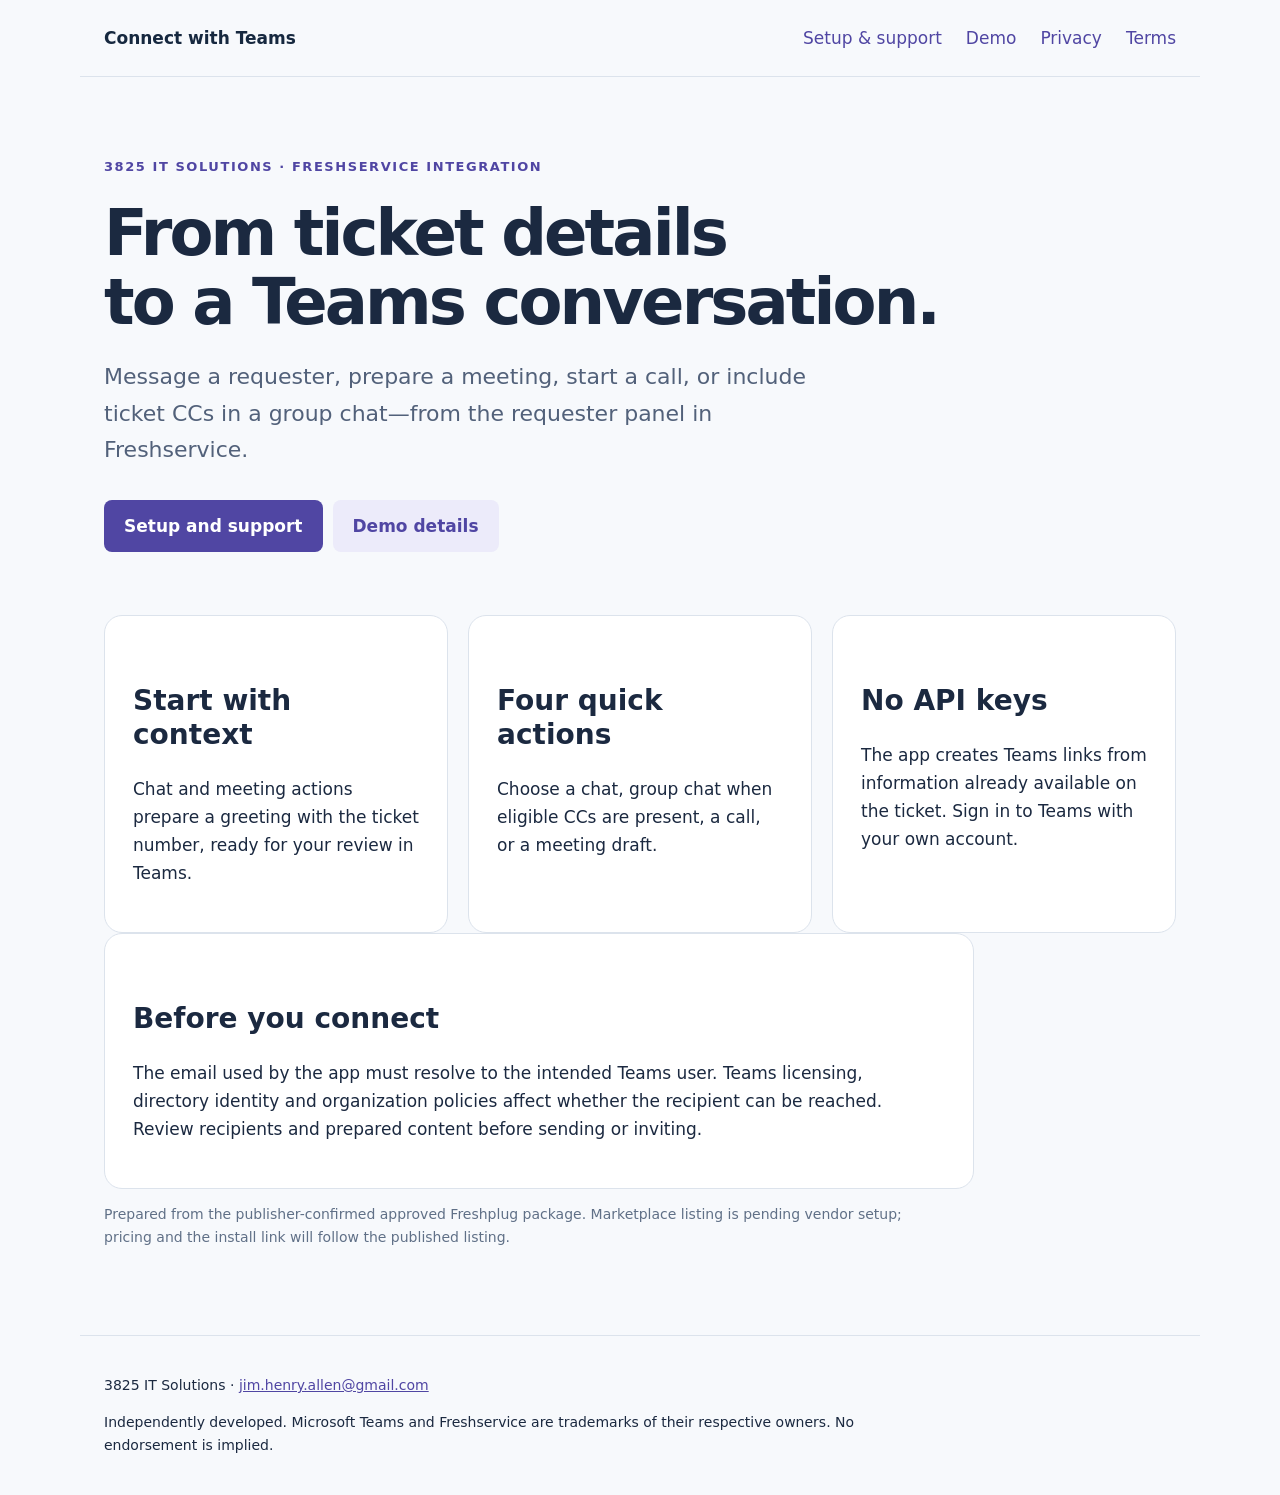
<file: index.html>
<!doctype html><html lang="en"><meta charset="utf-8"><meta name="viewport" content="width=device-width,initial-scale=1"><title>Support conversations, one click away | Connect with Teams</title><link rel="stylesheet" href="style.css"><header><a class="brand" href="index.html">Connect with Teams</a><nav aria-label="Main navigation"><a href="support.html">Setup &amp; support</a><a href="demo.html">Demo</a><a href="privacy.html">Privacy</a><a href="terms.html">Terms</a></nav></header><main><section class="hero"><span class="eyebrow">3825 IT Solutions · Freshservice integration</span><h1>From ticket details<br>to a Teams conversation.</h1><p class="lead">Message a requester, prepare a meeting, start a call, or include ticket CCs in a group chat—from the requester panel in Freshservice.</p><p><a class="button" href="support.html">Setup and support</a><a class="button secondary" href="demo.html">Demo details</a></p></section><div class="cards"><section class="card"><h2>Start with context</h2><p>Chat and meeting actions prepare a greeting with the ticket number, ready for your review in Teams.</p></section><section class="card"><h2>Four quick actions</h2><p>Choose a chat, group chat when eligible CCs are present, a call, or a meeting draft.</p></section><section class="card"><h2>No API keys</h2><p>The app creates Teams links from information already available on the ticket. Sign in to Teams with your own account.</p></section></div><section class="paper"><h2>Before you connect</h2><p>The email used by the app must resolve to the intended Teams user. Teams licensing, directory identity and organization policies affect whether the recipient can be reached. Review recipients and prepared content before sending or inviting.</p></section><p class="small">Prepared from the publisher-confirmed approved Freshplug package. Marketplace listing is pending vendor setup; pricing and the install link will follow the published listing.</p></main><footer><p>3825 IT Solutions · <a href="mailto:jim.henry.allen@gmail.com">jim.henry.allen@gmail.com</a></p><p>Independently developed. Microsoft Teams and Freshservice are trademarks of their respective owners. No endorsement is implied.</p></footer></html>
</file>
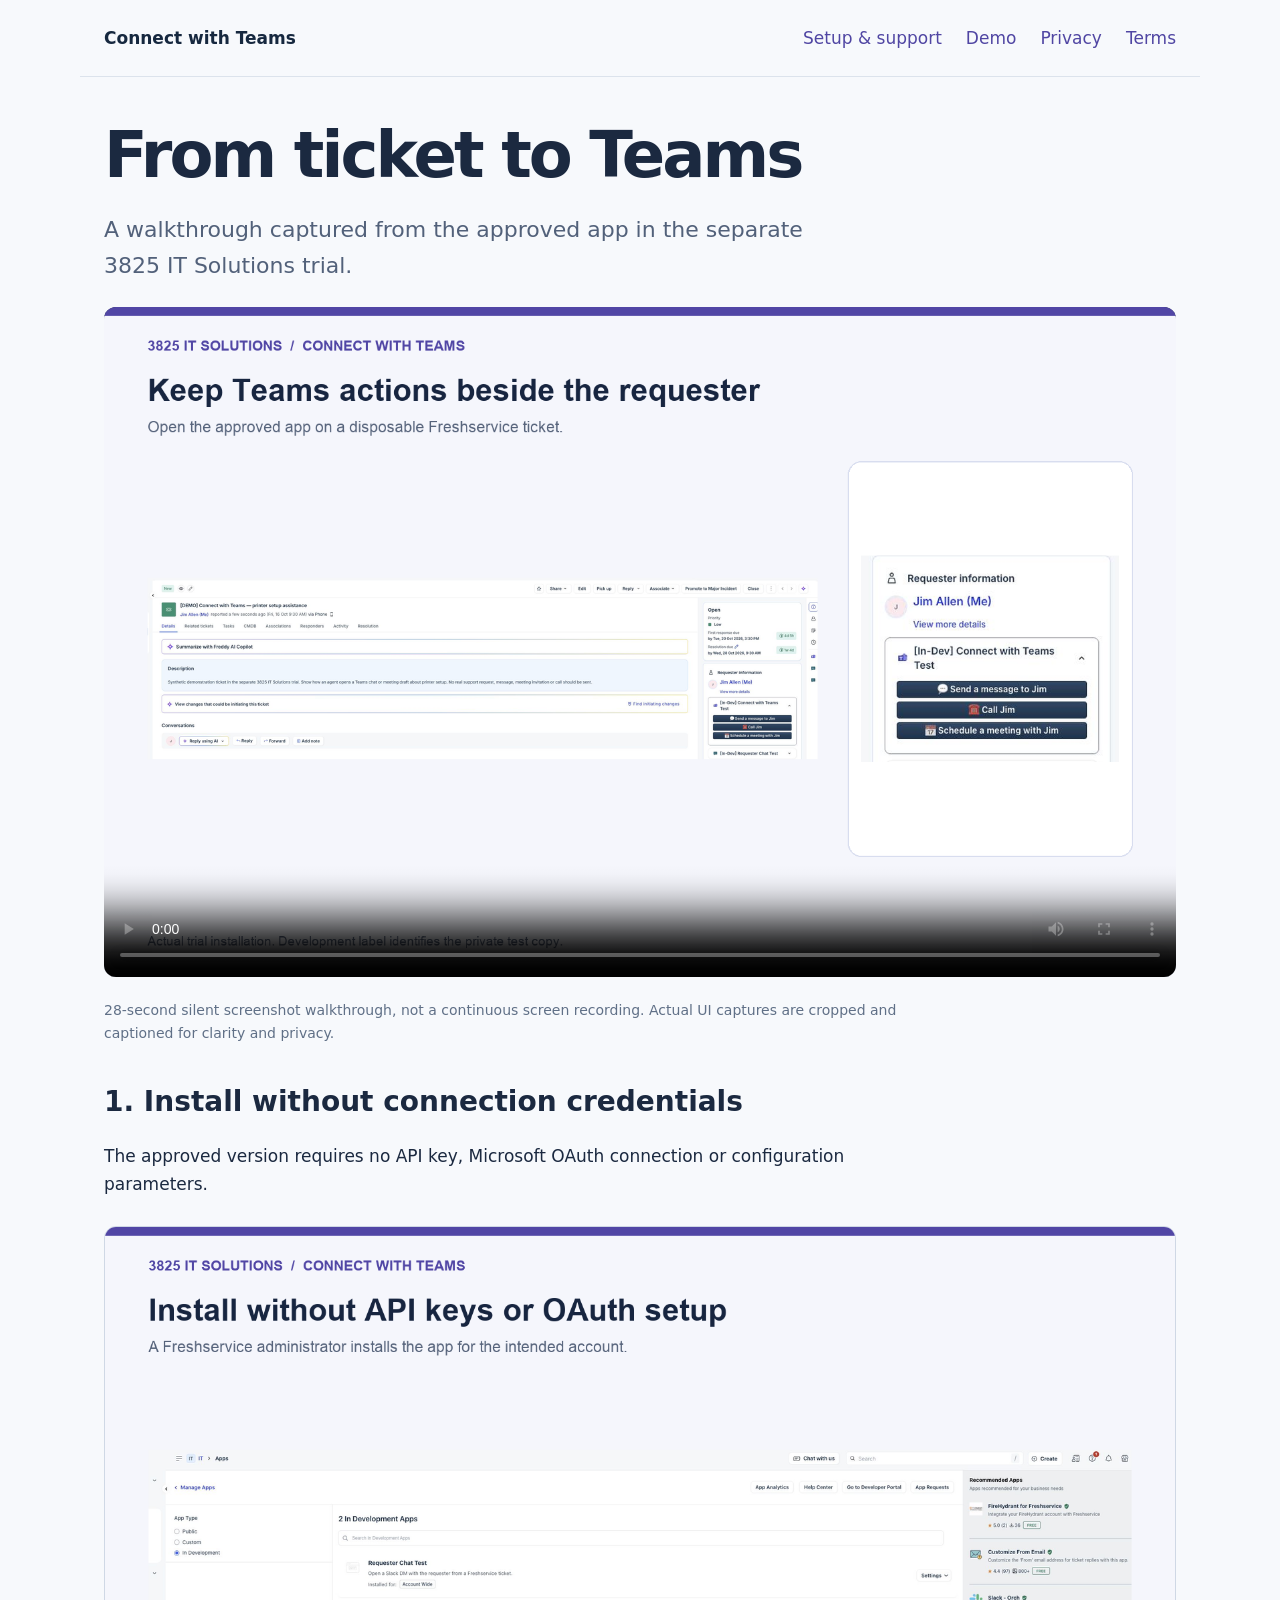
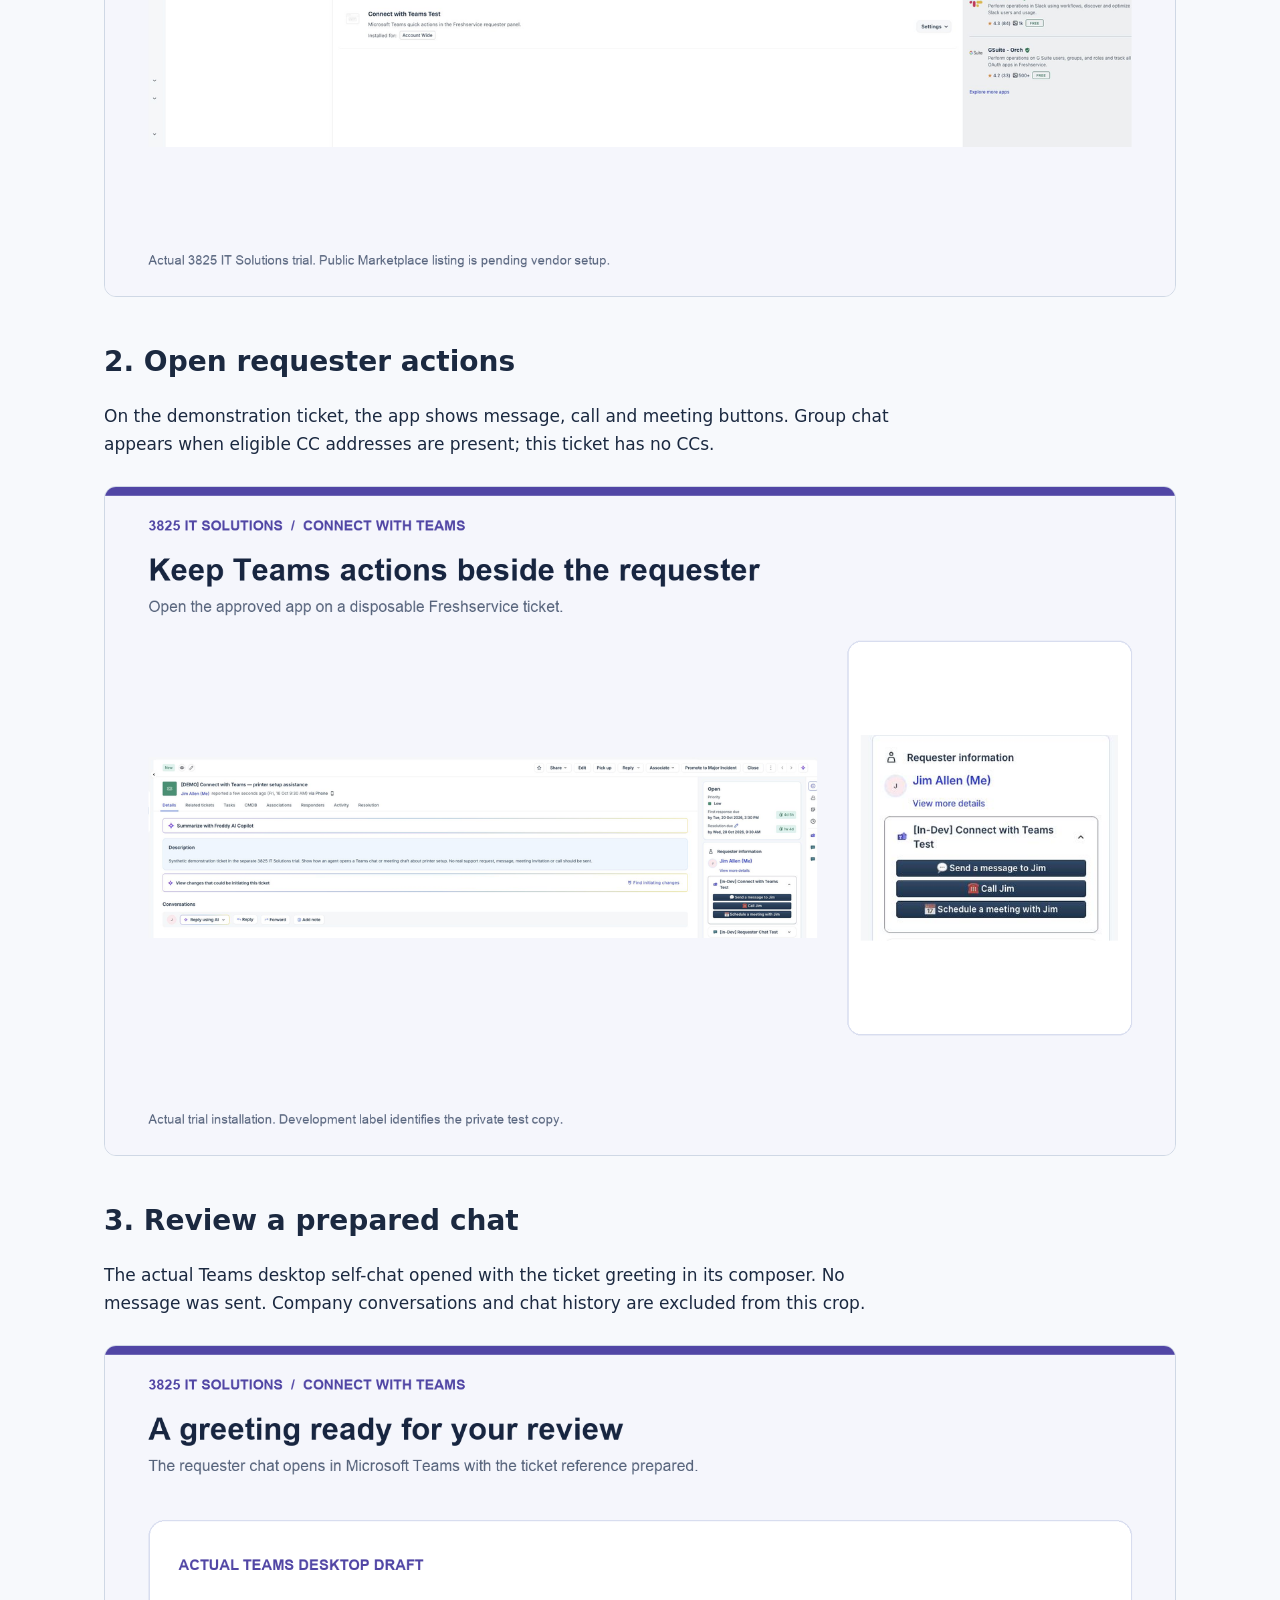
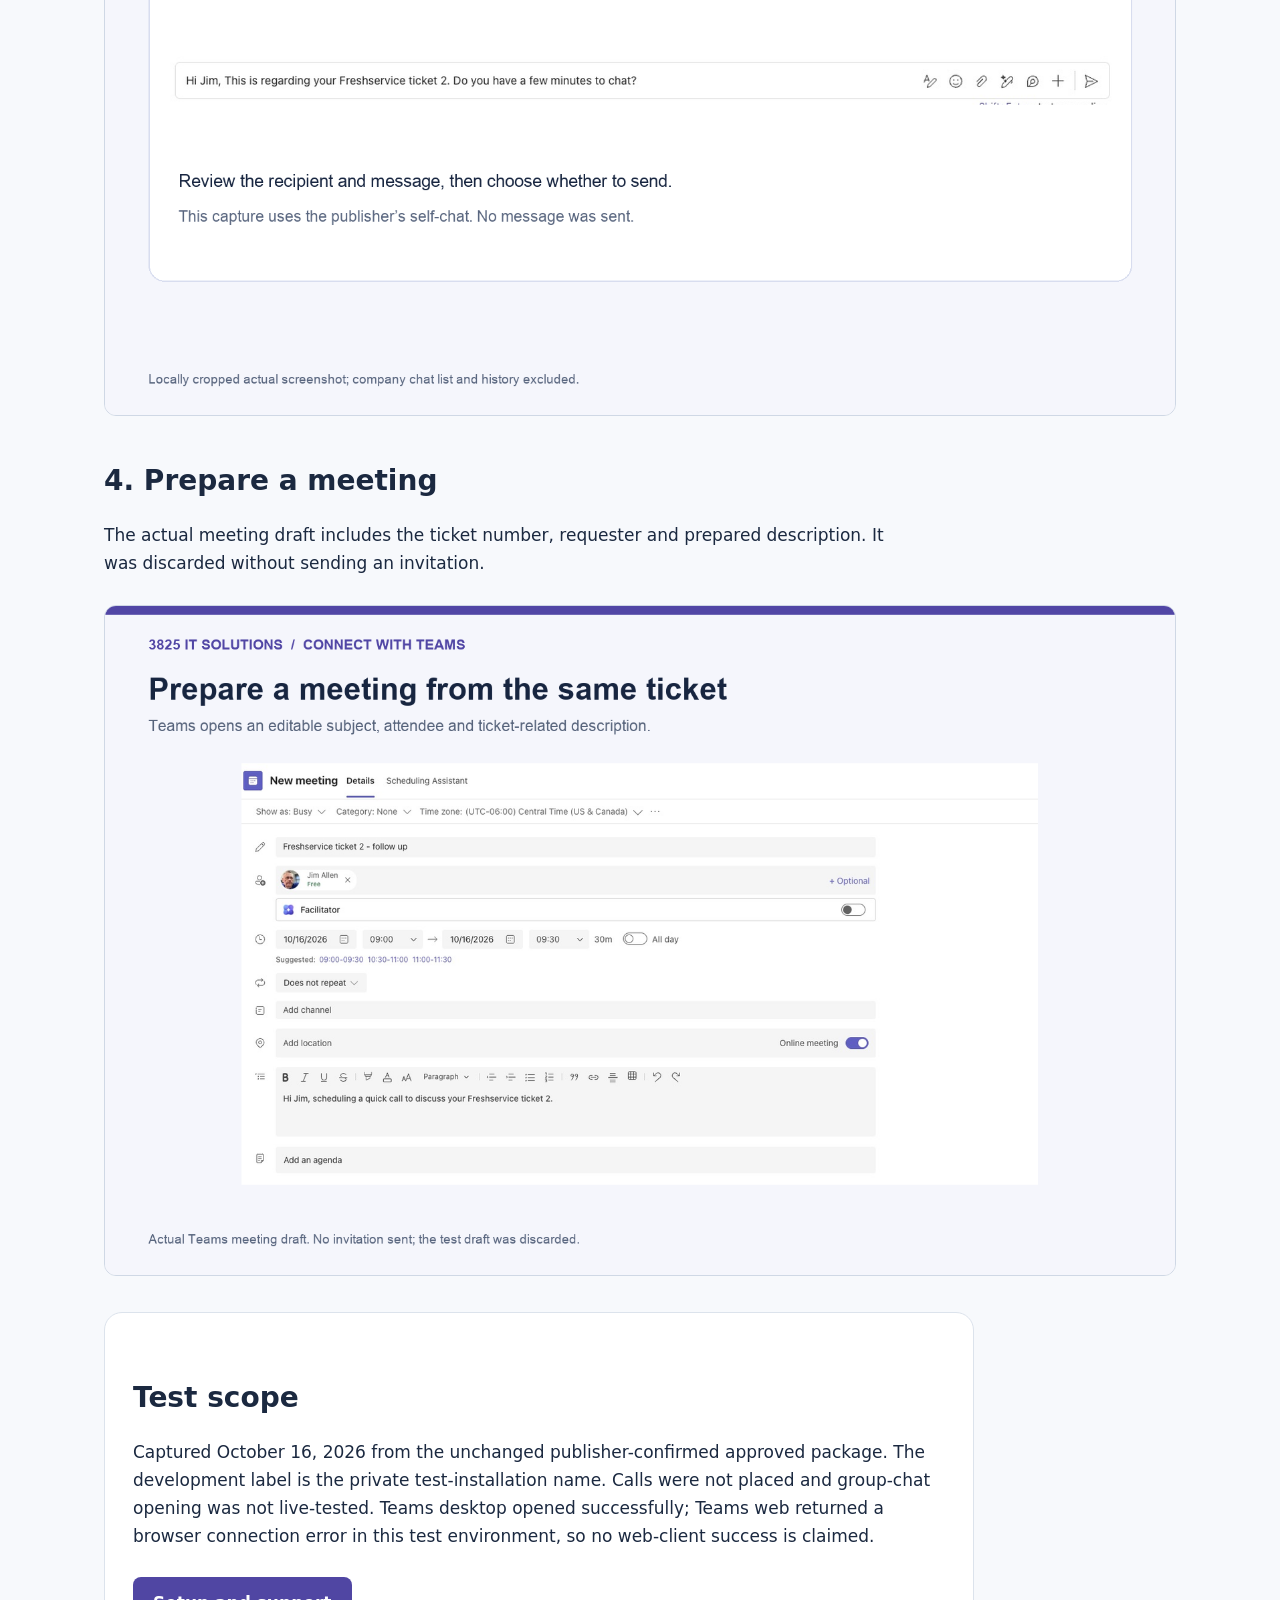
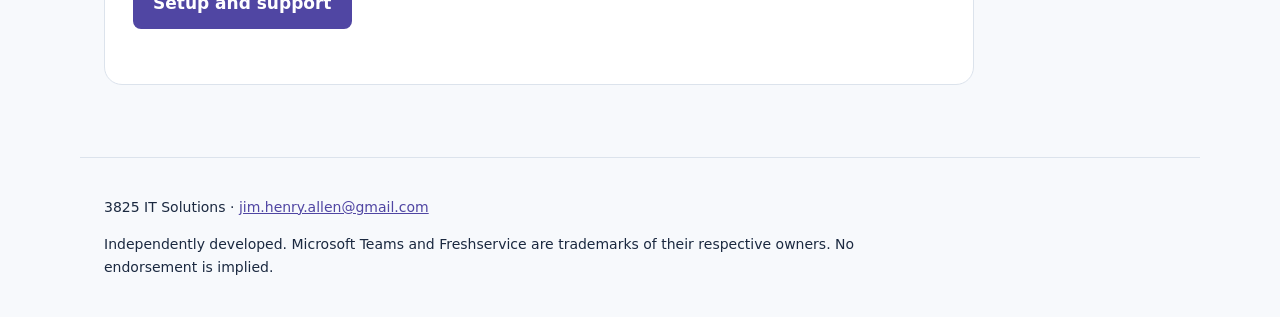
<file: demo.html>
<!doctype html><html lang="en"><meta charset="utf-8"><meta name="viewport" content="width=device-width,initial-scale=1"><title>Product demo | Connect with Teams</title><link rel="stylesheet" href="style.css"><header><a class="brand" href="index.html">Connect with Teams</a><nav aria-label="Main navigation"><a href="support.html">Setup &amp; support</a><a href="demo.html">Demo</a><a href="privacy.html">Privacy</a><a href="terms.html">Terms</a></nav></header><main><h1>From ticket to Teams</h1><p class="lead">A walkthrough captured from the approved app in the separate 3825 IT Solutions trial.</p><video controls preload="metadata" poster="01-requester-actions.png"><source src="connect-with-teams-demo.mp4" type="video/mp4">Your browser does not support video. <a href="connect-with-teams-demo.mp4">Download the walkthrough</a>.</video><p class="small">28-second silent screenshot walkthrough, not a continuous screen recording. Actual UI captures are cropped and captioned for clarity and privacy.</p><h2>1. Install without connection credentials</h2><p>The approved version requires no API key, Microsoft OAuth connection or configuration parameters.</p><figure><img src="04-trial-install.png" alt="Connect with Teams installed in the separate Freshservice trial" width="1600" height="1000"></figure><h2>2. Open requester actions</h2><p>On the demonstration ticket, the app shows message, call and meeting buttons. Group chat appears when eligible CC addresses are present; this ticket has no CCs.</p><figure><img src="01-requester-actions.png" alt="Live requester-panel actions" width="1600" height="1000"></figure><h2>3. Review a prepared chat</h2><p>The actual Teams desktop self-chat opened with the ticket greeting in its composer. No message was sent. Company conversations and chat history are excluded from this crop.</p><figure><img src="02-chat-draft.png" alt="Actual unsent Teams message draft with ticket reference" width="1600" height="1000"></figure><h2>4. Prepare a meeting</h2><p>The actual meeting draft includes the ticket number, requester and prepared description. It was discarded without sending an invitation.</p><figure><img src="03-meeting-draft.png" alt="Actual unsent Teams meeting draft" width="1600" height="1000"></figure><section class="paper"><h2>Test scope</h2><p>Captured October 16, 2026 from the unchanged publisher-confirmed approved package. The development label is the private test-installation name. Calls were not placed and group-chat opening was not live-tested. Teams desktop opened successfully; Teams web returned a browser connection error in this test environment, so no web-client success is claimed.</p><p><a class="button" href="support.html">Setup and support</a></p></section></main><footer><p>3825 IT Solutions · <a href="mailto:jim.henry.allen@gmail.com">jim.henry.allen@gmail.com</a></p><p>Independently developed. Microsoft Teams and Freshservice are trademarks of their respective owners. No endorsement is implied.</p></footer></html>
</file>
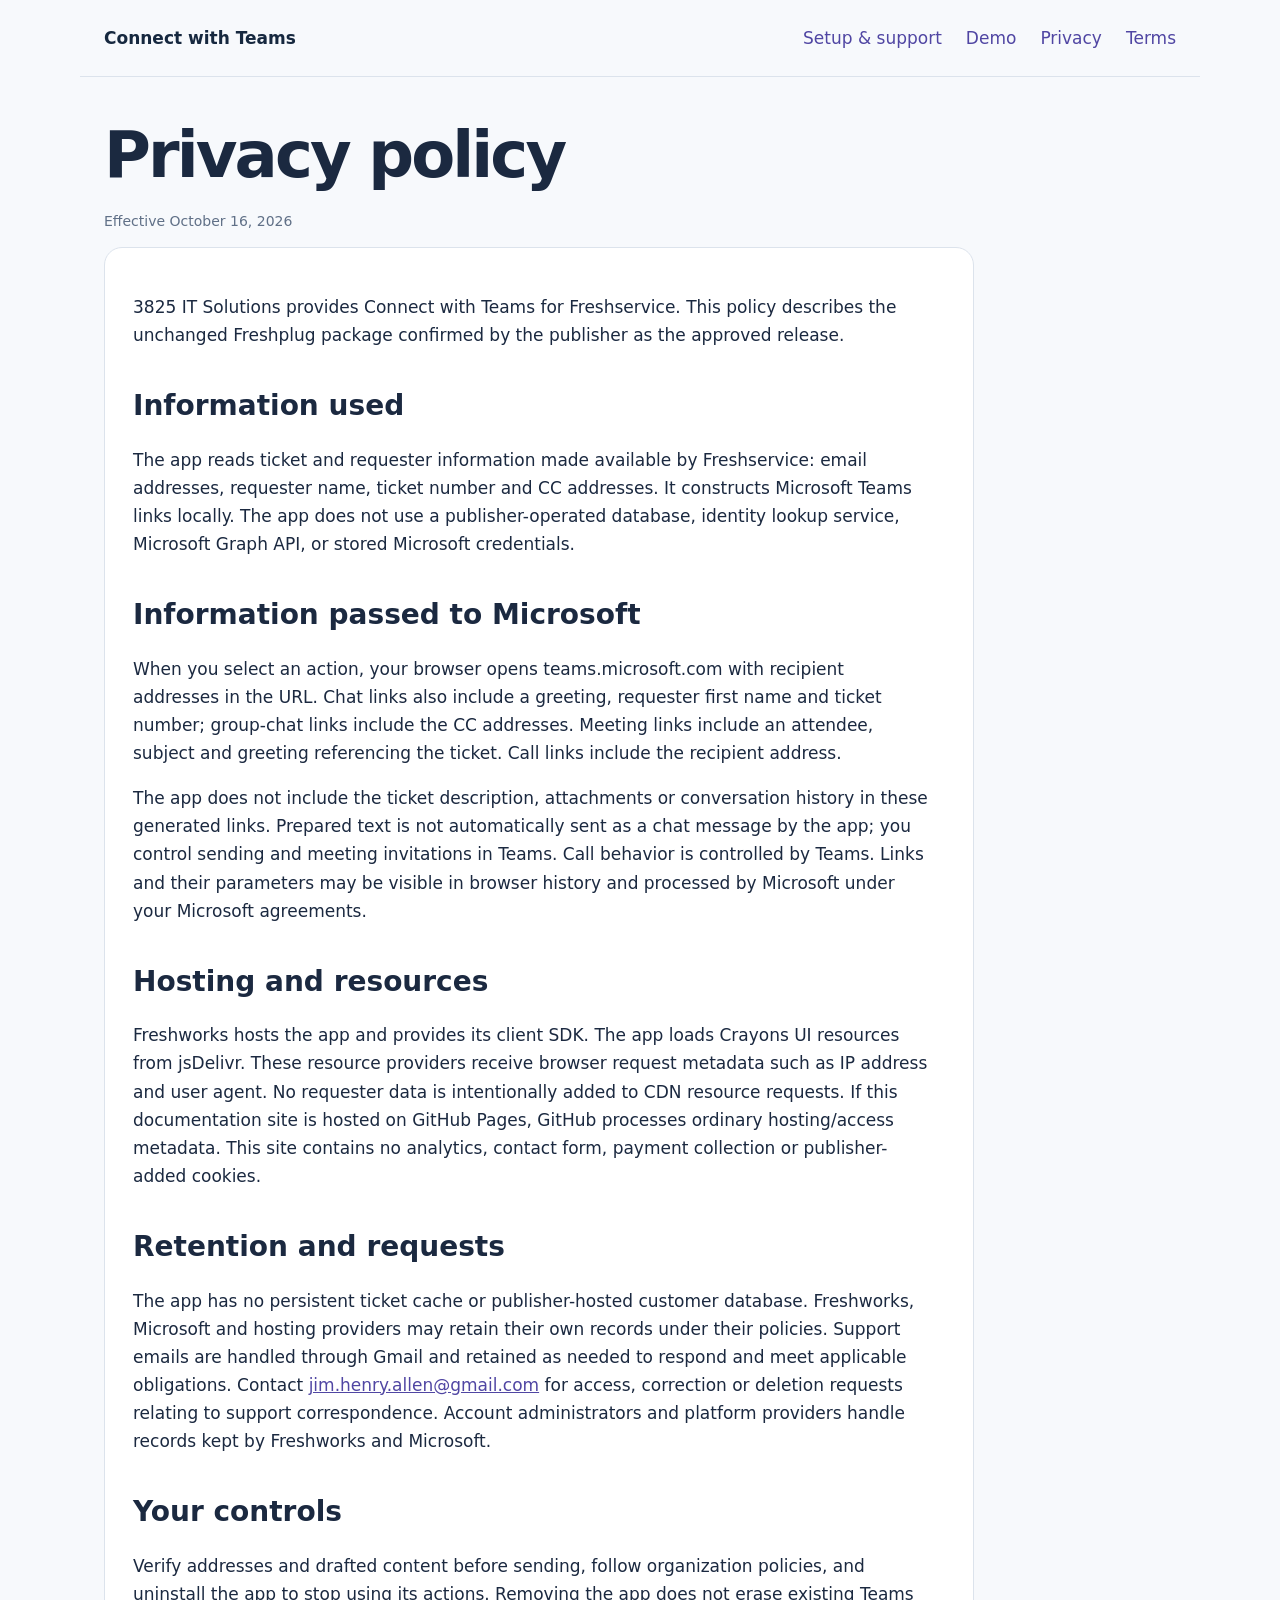
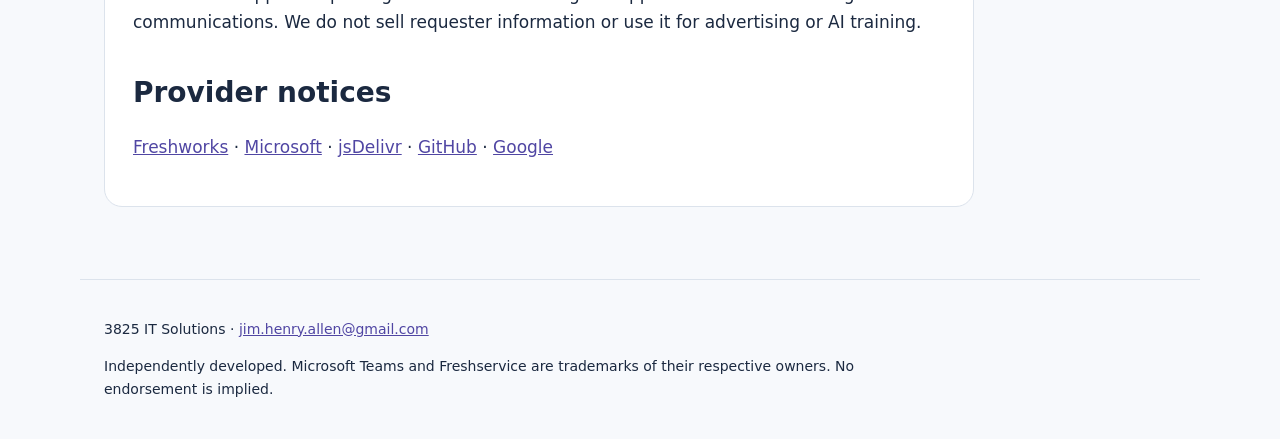
<file: privacy.html>
<!doctype html><html lang="en"><meta charset="utf-8"><meta name="viewport" content="width=device-width,initial-scale=1"><title>Privacy policy | Connect with Teams</title><link rel="stylesheet" href="style.css"><header><a class="brand" href="index.html">Connect with Teams</a><nav aria-label="Main navigation"><a href="support.html">Setup &amp; support</a><a href="demo.html">Demo</a><a href="privacy.html">Privacy</a><a href="terms.html">Terms</a></nav></header><main><h1>Privacy policy</h1><p class="small">Effective October 16, 2026</p><section class="paper"><p>3825 IT Solutions provides Connect with Teams for Freshservice. This policy describes the unchanged Freshplug package confirmed by the publisher as the approved release.</p><h2>Information used</h2><p>The app reads ticket and requester information made available by Freshservice: email addresses, requester name, ticket number and CC addresses. It constructs Microsoft Teams links locally. The app does not use a publisher-operated database, identity lookup service, Microsoft Graph API, or stored Microsoft credentials.</p><h2>Information passed to Microsoft</h2><p>When you select an action, your browser opens teams.microsoft.com with recipient addresses in the URL. Chat links also include a greeting, requester first name and ticket number; group-chat links include the CC addresses. Meeting links include an attendee, subject and greeting referencing the ticket. Call links include the recipient address.</p><p>The app does not include the ticket description, attachments or conversation history in these generated links. Prepared text is not automatically sent as a chat message by the app; you control sending and meeting invitations in Teams. Call behavior is controlled by Teams. Links and their parameters may be visible in browser history and processed by Microsoft under your Microsoft agreements.</p><h2>Hosting and resources</h2><p>Freshworks hosts the app and provides its client SDK. The app loads Crayons UI resources from jsDelivr. These resource providers receive browser request metadata such as IP address and user agent. No requester data is intentionally added to CDN resource requests. If this documentation site is hosted on GitHub Pages, GitHub processes ordinary hosting/access metadata. This site contains no analytics, contact form, payment collection or publisher-added cookies.</p><h2>Retention and requests</h2><p>The app has no persistent ticket cache or publisher-hosted customer database. Freshworks, Microsoft and hosting providers may retain their own records under their policies. Support emails are handled through Gmail and retained as needed to respond and meet applicable obligations. Contact <a href="mailto:jim.henry.allen@gmail.com">jim.henry.allen@gmail.com</a> for access, correction or deletion requests relating to support correspondence. Account administrators and platform providers handle records kept by Freshworks and Microsoft.</p><h2>Your controls</h2><p>Verify addresses and drafted content before sending, follow organization policies, and uninstall the app to stop using its actions. Removing the app does not erase existing Teams communications. We do not sell requester information or use it for advertising or AI training.</p><h2>Provider notices</h2><p><a href="https://www.freshworks.com/privacy/">Freshworks</a> · <a href="https://privacy.microsoft.com/privacystatement">Microsoft</a> · <a href="https://www.jsdelivr.com/terms/privacy-policy-jsdelivr-net">jsDelivr</a> · <a href="https://docs.github.com/en/site-policy/privacy-policies/github-general-privacy-statement">GitHub</a> · <a href="https://policies.google.com/privacy">Google</a></p></section></main><footer><p>3825 IT Solutions · <a href="mailto:jim.henry.allen@gmail.com">jim.henry.allen@gmail.com</a></p><p>Independently developed. Microsoft Teams and Freshservice are trademarks of their respective owners. No endorsement is implied.</p></footer></html>
</file>
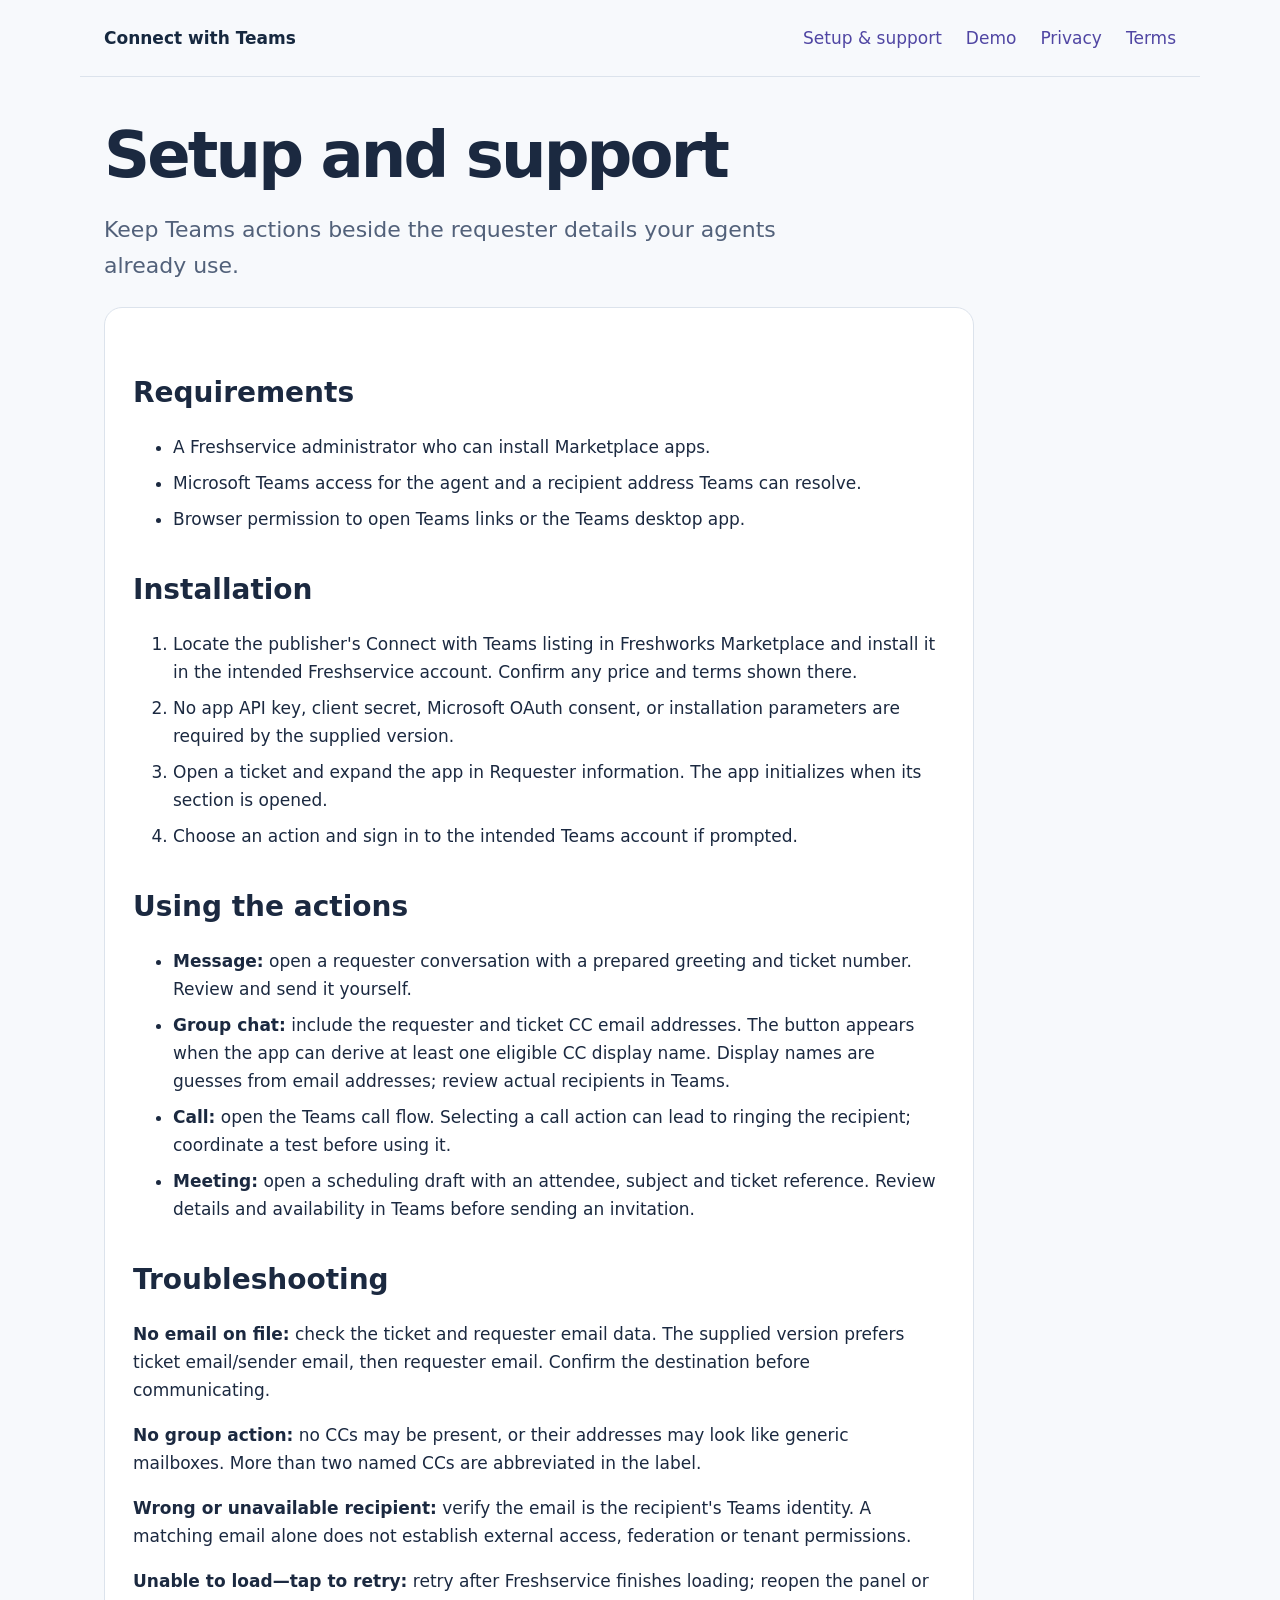
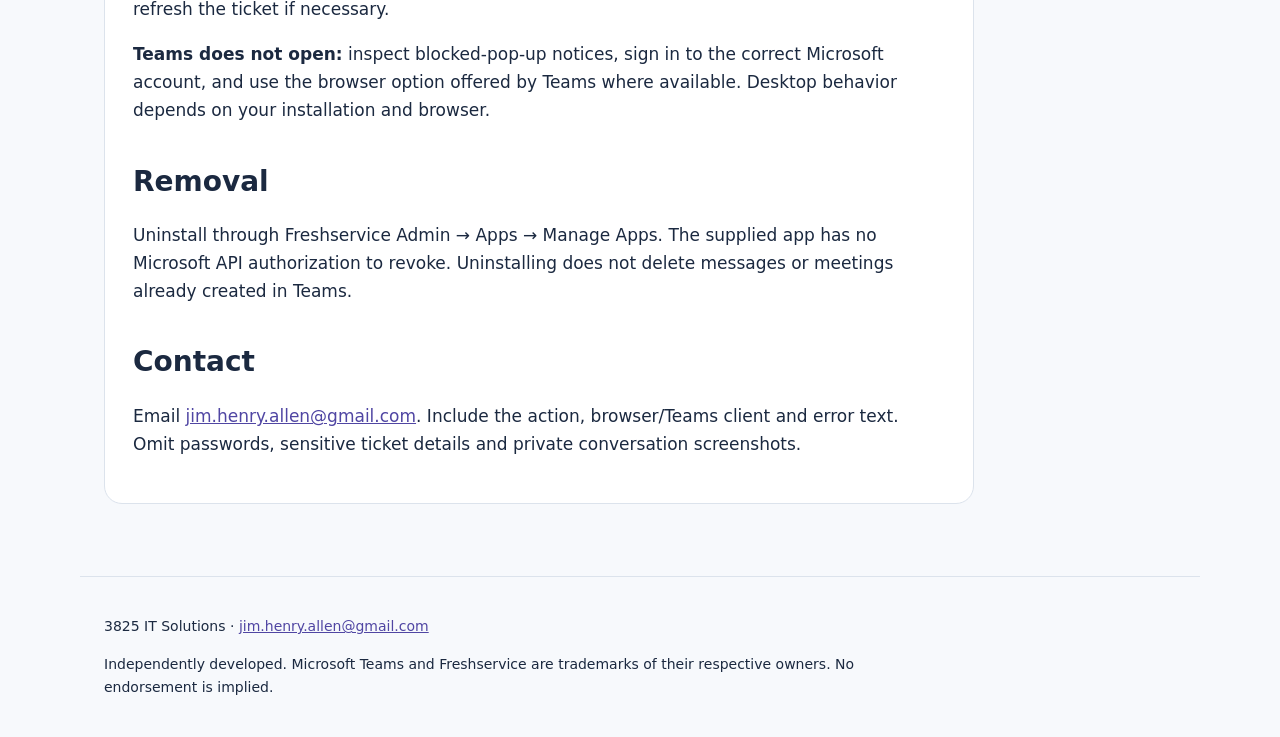
<file: support.html>
<!doctype html><html lang="en"><meta charset="utf-8"><meta name="viewport" content="width=device-width,initial-scale=1"><title>Setup and support | Connect with Teams</title><link rel="stylesheet" href="style.css"><header><a class="brand" href="index.html">Connect with Teams</a><nav aria-label="Main navigation"><a href="support.html">Setup &amp; support</a><a href="demo.html">Demo</a><a href="privacy.html">Privacy</a><a href="terms.html">Terms</a></nav></header><main><h1>Setup and support</h1><p class="lead">Keep Teams actions beside the requester details your agents already use.</p><section class="paper"><h2>Requirements</h2><ul><li>A Freshservice administrator who can install Marketplace apps.</li><li>Microsoft Teams access for the agent and a recipient address Teams can resolve.</li><li>Browser permission to open Teams links or the Teams desktop app.</li></ul><h2>Installation</h2><ol><li>Locate the publisher's Connect with Teams listing in Freshworks Marketplace and install it in the intended Freshservice account. Confirm any price and terms shown there.</li><li>No app API key, client secret, Microsoft OAuth consent, or installation parameters are required by the supplied version.</li><li>Open a ticket and expand the app in Requester information. The app initializes when its section is opened.</li><li>Choose an action and sign in to the intended Teams account if prompted.</li></ol><h2>Using the actions</h2><ul><li><strong>Message:</strong> open a requester conversation with a prepared greeting and ticket number. Review and send it yourself.</li><li><strong>Group chat:</strong> include the requester and ticket CC email addresses. The button appears when the app can derive at least one eligible CC display name. Display names are guesses from email addresses; review actual recipients in Teams.</li><li><strong>Call:</strong> open the Teams call flow. Selecting a call action can lead to ringing the recipient; coordinate a test before using it.</li><li><strong>Meeting:</strong> open a scheduling draft with an attendee, subject and ticket reference. Review details and availability in Teams before sending an invitation.</li></ul><h2>Troubleshooting</h2><p><strong>No email on file:</strong> check the ticket and requester email data. The supplied version prefers ticket email/sender email, then requester email. Confirm the destination before communicating.</p><p><strong>No group action:</strong> no CCs may be present, or their addresses may look like generic mailboxes. More than two named CCs are abbreviated in the label.</p><p><strong>Wrong or unavailable recipient:</strong> verify the email is the recipient's Teams identity. A matching email alone does not establish external access, federation or tenant permissions.</p><p><strong>Unable to load—tap to retry:</strong> retry after Freshservice finishes loading; reopen the panel or refresh the ticket if necessary.</p><p><strong>Teams does not open:</strong> inspect blocked-pop-up notices, sign in to the correct Microsoft account, and use the browser option offered by Teams where available. Desktop behavior depends on your installation and browser.</p><h2>Removal</h2><p>Uninstall through Freshservice Admin → Apps → Manage Apps. The supplied app has no Microsoft API authorization to revoke. Uninstalling does not delete messages or meetings already created in Teams.</p><h2>Contact</h2><p>Email <a href="mailto:jim.henry.allen@gmail.com?subject=Connect%20with%20Teams%20support">jim.henry.allen@gmail.com</a>. Include the action, browser/Teams client and error text. Omit passwords, sensitive ticket details and private conversation screenshots.</p></section></main><footer><p>3825 IT Solutions · <a href="mailto:jim.henry.allen@gmail.com">jim.henry.allen@gmail.com</a></p><p>Independently developed. Microsoft Teams and Freshservice are trademarks of their respective owners. No endorsement is implied.</p></footer></html>
</file>
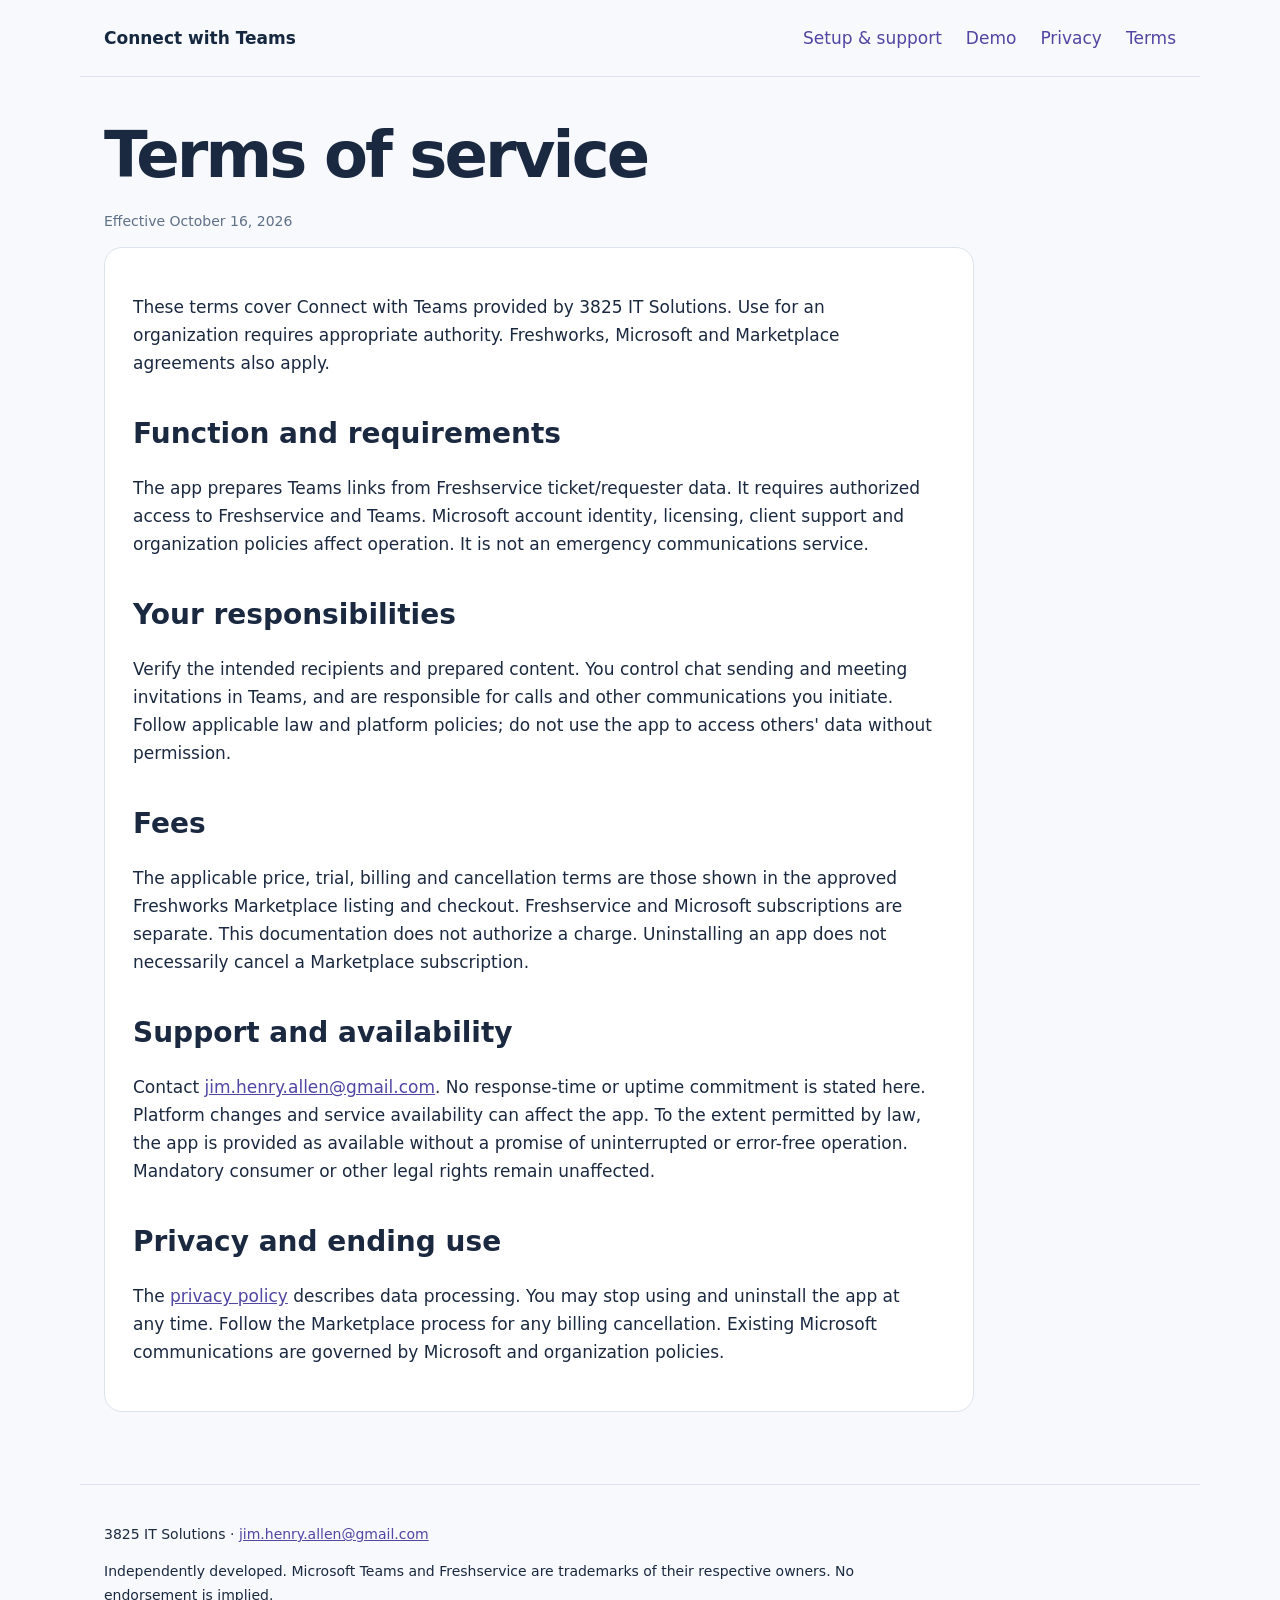
<file: terms.html>
<!doctype html><html lang="en"><meta charset="utf-8"><meta name="viewport" content="width=device-width,initial-scale=1"><title>Terms of service | Connect with Teams</title><link rel="stylesheet" href="style.css"><header><a class="brand" href="index.html">Connect with Teams</a><nav aria-label="Main navigation"><a href="support.html">Setup &amp; support</a><a href="demo.html">Demo</a><a href="privacy.html">Privacy</a><a href="terms.html">Terms</a></nav></header><main><h1>Terms of service</h1><p class="small">Effective October 16, 2026</p><section class="paper"><p>These terms cover Connect with Teams provided by 3825 IT Solutions. Use for an organization requires appropriate authority. Freshworks, Microsoft and Marketplace agreements also apply.</p><h2>Function and requirements</h2><p>The app prepares Teams links from Freshservice ticket/requester data. It requires authorized access to Freshservice and Teams. Microsoft account identity, licensing, client support and organization policies affect operation. It is not an emergency communications service.</p><h2>Your responsibilities</h2><p>Verify the intended recipients and prepared content. You control chat sending and meeting invitations in Teams, and are responsible for calls and other communications you initiate. Follow applicable law and platform policies; do not use the app to access others' data without permission.</p><h2>Fees</h2><p>The applicable price, trial, billing and cancellation terms are those shown in the approved Freshworks Marketplace listing and checkout. Freshservice and Microsoft subscriptions are separate. This documentation does not authorize a charge. Uninstalling an app does not necessarily cancel a Marketplace subscription.</p><h2>Support and availability</h2><p>Contact <a href="mailto:jim.henry.allen@gmail.com">jim.henry.allen@gmail.com</a>. No response-time or uptime commitment is stated here. Platform changes and service availability can affect the app. To the extent permitted by law, the app is provided as available without a promise of uninterrupted or error-free operation. Mandatory consumer or other legal rights remain unaffected.</p><h2>Privacy and ending use</h2><p>The <a href="privacy.html">privacy policy</a> describes data processing. You may stop using and uninstall the app at any time. Follow the Marketplace process for any billing cancellation. Existing Microsoft communications are governed by Microsoft and organization policies.</p></section></main><footer><p>3825 IT Solutions · <a href="mailto:jim.henry.allen@gmail.com">jim.henry.allen@gmail.com</a></p><p>Independently developed. Microsoft Teams and Freshservice are trademarks of their respective owners. No endorsement is implied.</p></footer></html>
</file>
<file: style.css>
*{box-sizing:border-box}body{margin:0;color:#1b2940;background:#f7f9fc;font:17px/1.65 system-ui,-apple-system,sans-serif}a{color:#5046a3}header,main,footer{max-width:1120px;margin:auto;padding:24px}header{display:flex;align-items:center;justify-content:space-between;gap:24px;border-bottom:1px solid #dce3ec}header a{text-decoration:none}nav{display:flex;gap:24px;flex-wrap:wrap}.brand{font-weight:750;color:#16283f;display:flex;gap:12px;align-items:center}.brand img{width:44px;height:44px}.eyebrow{font-size:13px;letter-spacing:.12em;text-transform:uppercase;color:#5046a3;font-weight:750}h1{font-size:clamp(36px,5vw,64px);line-height:1.08;letter-spacing:-.045em;max-width:900px;margin:20px 0}h2{font-size:28px;line-height:1.2;margin-top:40px}h3{font-size:20px}p{max-width:800px}.lead{font-size:22px;color:#52617a;max-width:740px}.hero{padding:50px 0 36px}.badge{display:inline-block;border-radius:30px;background:#ecebfa;color:#14564c;padding:6px 14px;font-size:14px}.cards{display:grid;grid-template-columns:repeat(3,1fr);gap:20px}.card,.paper{background:#fff;padding:28px;border:1px solid #dce3ec;border-radius:18px}.paper{max-width:870px}.button{display:inline-block;background:#5046a3;color:white;text-decoration:none;border-radius:8px;padding:12px 20px;font-weight:650;margin:10px 10px 10px 0}.button.secondary{color:#5046a3;background:#ecebfa}figure{margin:28px 0}figure img{max-width:100%;height:auto;border:1px solid #cfd8e5;border-radius:12px}figcaption,.small{font-size:14px;color:#607087}.price{font-size:38px;font-weight:750}.notice{padding:14px 18px;border-left:4px solid #5046a3;background:#edf5f3}table{width:100%;border-collapse:collapse}td,th{text-align:left;padding:12px;border-bottom:1px solid #dce3ec}video{width:100%;border-radius:12px;background:#1b2940}footer{font-size:14px;border-top:1px solid #dce3ec;margin-top:48px}li{margin:8px 0}:focus-visible{outline:3px solid #c98811;outline-offset:3px}@media(max-width:700px){header{align-items:flex-start;flex-direction:column}.cards{grid-template-columns:1fr}main{padding:18px}.paper{padding:20px}nav{gap:16px}.hero{padding-top:24px}}
</file>
